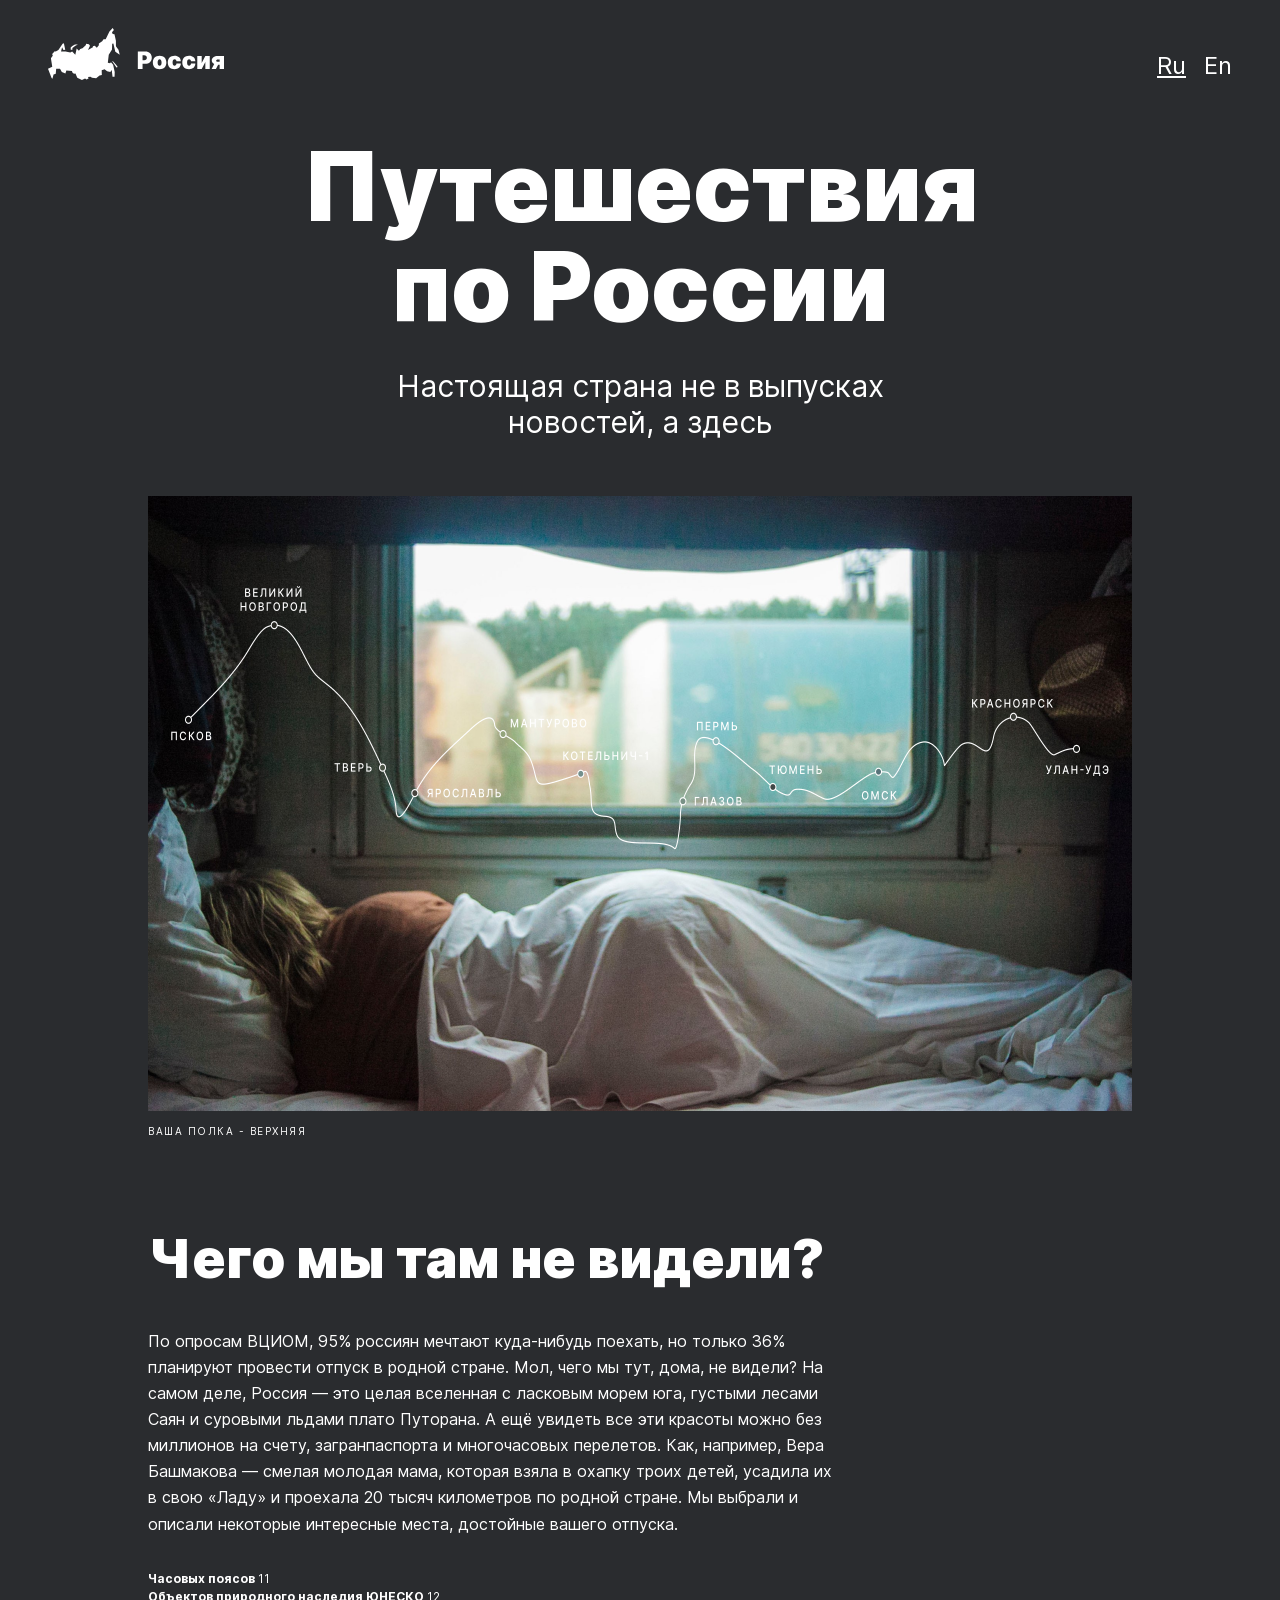
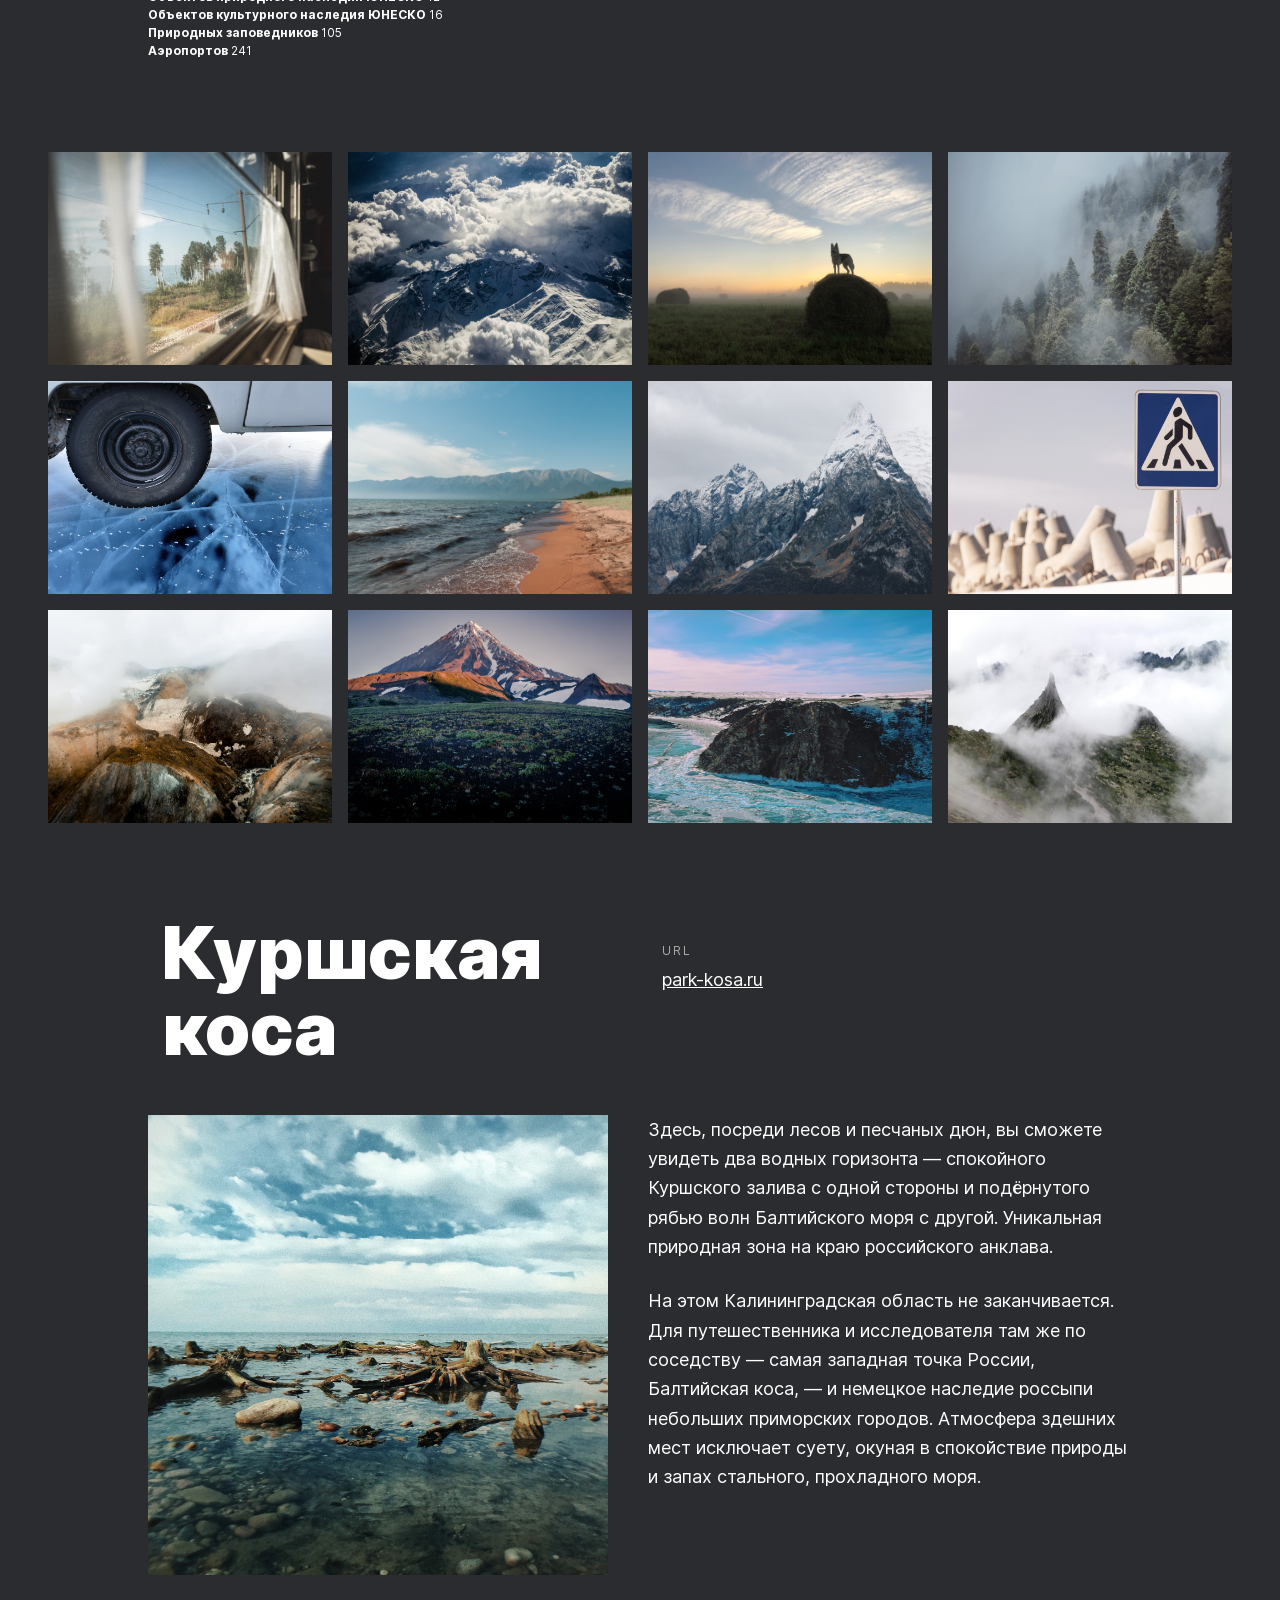
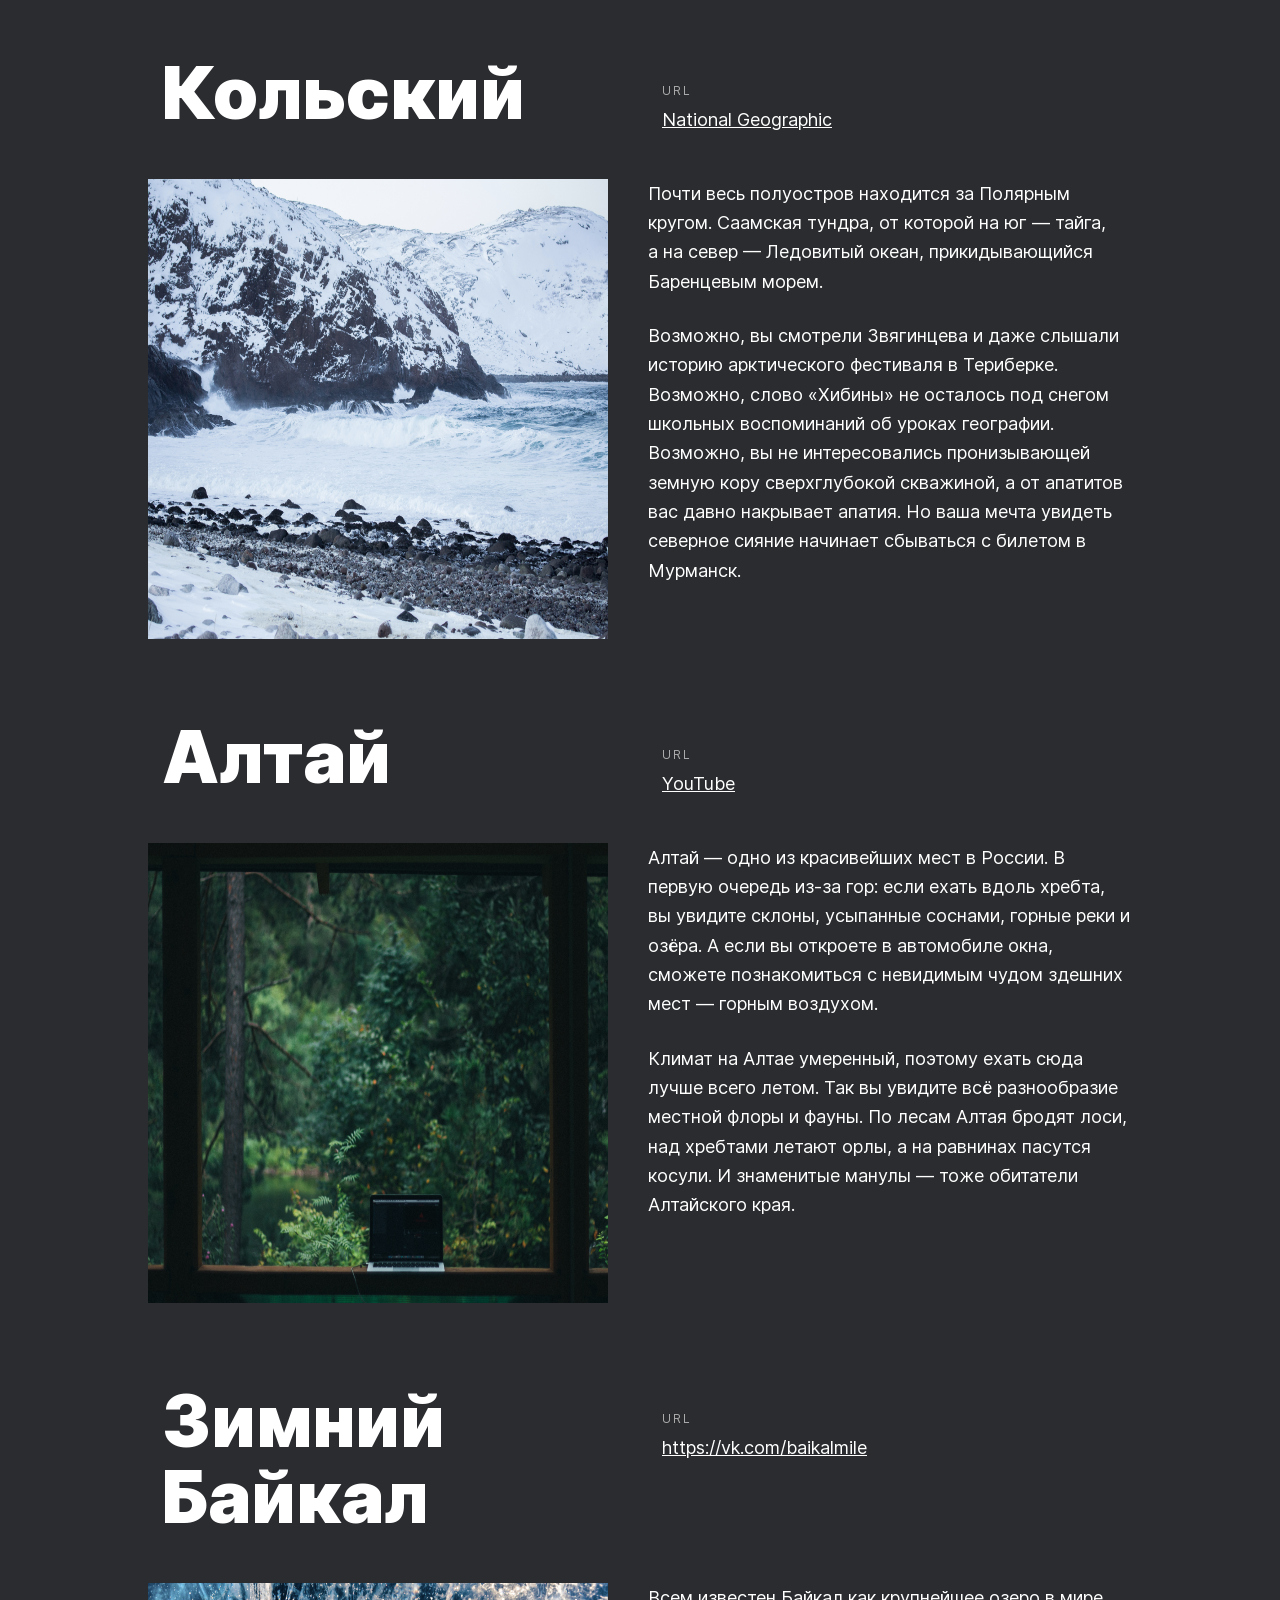
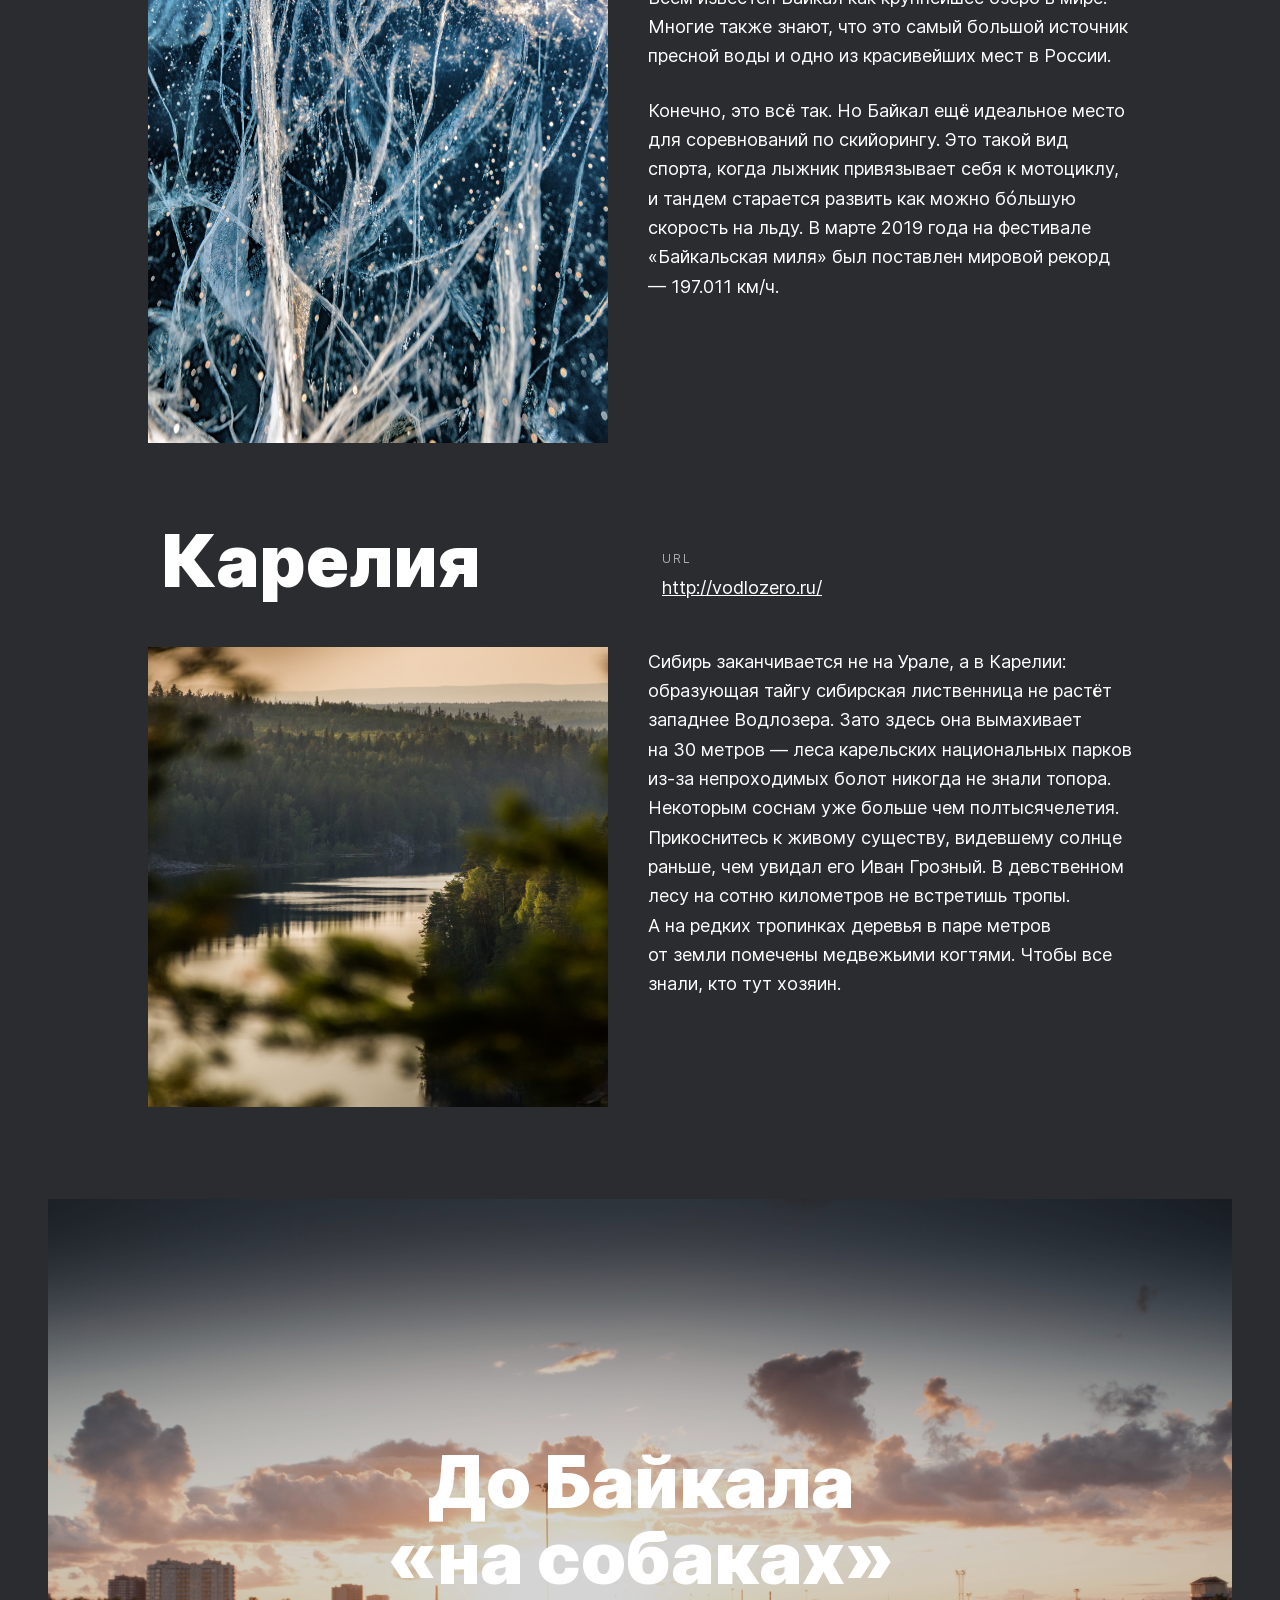
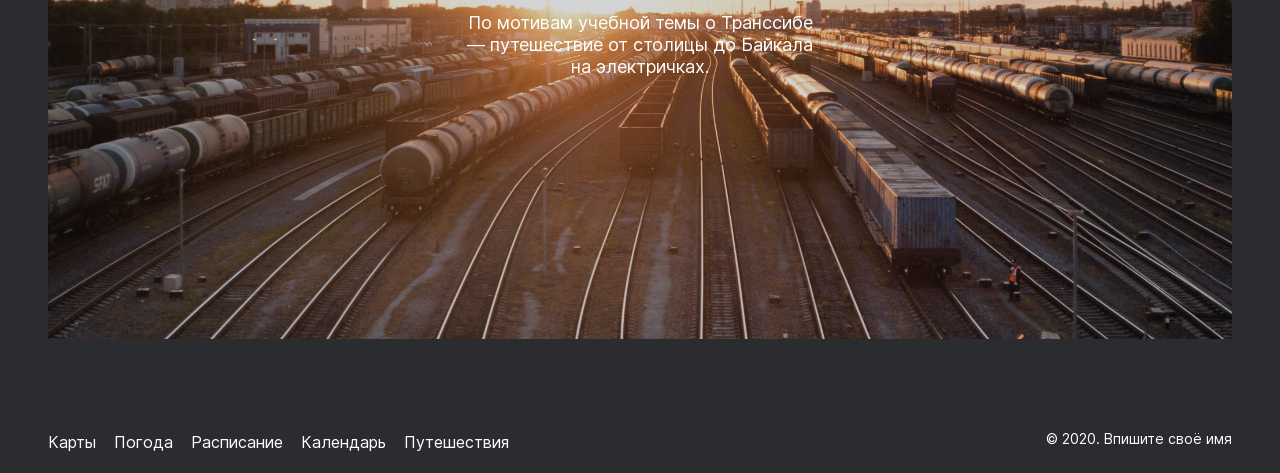
<file: index.html>
<!doctype html>
<html lang="ru">
    <head>
        <meta charset="UTF-8">
        <meta name="viewport"
            content="width=device-width, user-scalable=no, initial-scale=1.0, maximum-scale=1.0, minimum-scale=1.0">
        <meta http-equiv="X-UA-Compatible" content="ie=edge">
        <link rel="stylesheet" href="css/index.css">
        <title>Путешествия по России</title>
    </head>
    <body class="body">
        <div class="body__container">
            <header class="header">
                <div class="logo">
                    <a href="#">
                        <img class="logo" src="./assets/svg/logo.svg" alt="Логотип сайта">
                    </a>
                </div>
                <ul class="header__langs-list">
                    <li><a href="#" class="link link_active link-opacity">Ru</a></li>
                    <li><a href="#" class="link link-opacity">En</a></li>
                </ul>
            </header>
            <main class="main">
                <section class="greetings">
                    <h1 class="greetings__title">Путешествия по России</h1>
                    <p class="greetings__subtitle">Настоящая страна не в выпусках новостей, а здесь</p>
                    <figure class="greetings__figure">
                        <img class="greetings__image" src="./assets/img/image.png" alt="Изображение со спящей в поезде девушкой путешествующей маршрутом Псков -- Улан-удэ">
                        <figcaption class="greetings__figcaption">Ваша полка - верхняя</figcaption>
                    </figure>
                </section>
                <section class="information">
                    <h2 class="information__title">Чего мы там не видели?</h2>
                    <p class="information__paragraph">По опросам ВЦИОМ, 95% россиян мечтают куда-нибудь поехать,
                        но только 36% планируют провести отпуск в родной стране.
                        Мол, чего мы тут, дома, не видели? На самом деле,
                        Россия — это целая вселенная с ласковым морем юга,
                        густыми лесами Саян и суровыми льдами плато Путорана.
                        А ещё увидеть все эти красоты можно без миллионов на счету,
                        загранпаспорта и многочасовых перелетов. Как, например,
                        Вера Башмакова — смелая молодая мама, которая взяла в
                        охапку троих детей, усадила их в свою «Ладу» и проехала
                        20 тысяч километров по родной стране. Мы выбрали и описали
                        некоторые интересные места, достойные вашего отпуска.
                    </p>
                    <ul class="information__list">
                        <li><span class="information__item-accent">Часовых поясов</span> 11</li>
                        <li><span class="information__item-accent">Объектов природного наследия ЮНЕСКО</span> 12</li>
                        <li><span class="information__item-accent">Объектов культурного наследия ЮНЕСКО</span> 16</li>
                        <li><span class="information__item-accent">Природных заповедников</span> 105</li>
                        <li><span class="information__item-accent">Аэропортов</span> 241</li>
                    </ul>
                </section>
                <section class="gallery">
                    <img class="gallery__image" src="./assets/img/image1.png" alt="Изображение с видом из окна поезда">
                    <img class="gallery__image" src="./assets/img/image2.jpg" alt="Изображение с вершинами гор">
                    <img class="gallery__image" src="./assets/img/image3.jpg" alt="Изображение с туманным полем">
                    <img class="gallery__image" src="./assets/img/image4.jpg" alt="Изображение с Сочинскими горами">
                    <img class="gallery__image" src="./assets/img/image5.jpg" alt="Изображение с машиной едущей по Байкалу">
                    <img class="gallery__image" src="./assets/img/image6.jpg" alt="Изображение с летним Байкалом">
                    <img class="gallery__image" src="./assets/img/image7.jpg" alt="Изображение с Эльбрусом">
                    <img class="gallery__image" src="./assets/img/image8.jpg" alt="Изображение со знаком пешеходного перехода">
                    <img class="gallery__image" src="./assets/img/image9.jpg" alt="Изображение с берегами Камчатки">
                    <img class="gallery__image" src="./assets/img/image10.jpg" alt="Изображение с горами Камчатки">
                    <img class="gallery__image" src="./assets/img/image11.jpg" alt="Изображение с отвесными скалами Байкала">
                    <img class="gallery__image" src="./assets/img/image12.jpg" alt="Изображение с Эргаки">
                </section>
                <section class="places">
                    <article class="card">
                        <h3 class="card__title">Куршская коса</h3>
                        <div class="card__url">
                            <p class="card__url-label">URL</p>
                            <a class="link link_active link-opacity" href="http://park-kosa.ru" target="_blank">park-kosa.ru</a>
                        </div>
                        <img class="card__img" src="./assets/img/kurshskaya-kosa.jpg" alt="Изображение Куршской косы">
                        <div>
                            <p class="card__info">
                                Здесь, посреди лесов и песчаных дюн, вы сможете увидеть два водных горизонта — 
                                спокойного Куршского залива с одной стороны и подёрнутого рябью волн 
                             Балтийского моря с другой. Уникальная природная зона на краю российского анклава.
                            </p>
                            <p class="card__info">
                                На этом Калининградская область не заканчивается. Для путешественника и 
                                исследователя там же по соседству — самая западная точка России, 
                                Балтийская коса, — и немецкое наследие россыпи небольших приморских 
                                городов. Атмосфера здешних мест исключает суету, окуная в спокойствие 
                                природы и запах стального, прохладного моря.
                            </p>
                        </div>
                    </article>
                    <article class="card">
                        <h3 class="card__title">Кольский</h3>
                        <div class="card__url">
                            <p class="card__url-label">URL</p>
                            <a class="link link_active link-opacity" href="https://yourshot.nationalgeographic.com/photos/?keywords=kolskiy" target="_blank">National Geographic</a>
                        </div>
                        <img class="card__img" src="./assets/img/kolskiy.jpg" alt="Изображение Кольского полуострова">
                        <div>
                            <p class="card__info">
                                Почти весь полуостров находится за&nbsp;Полярным кругом. Саамская тундра, от&nbsp;которой на&nbsp;юг&nbsp;&mdash;
                                тайга, а&nbsp;на&nbsp;север&nbsp;&mdash; Ледовитый океан, прикидывающийся Баренцевым морем.
                            </p>
                            <p class="card__info">
                                Возможно, вы смотрели Звягинцева и даже слышали историю арктического 
                                фестиваля в Териберке. Возможно, слово «Хибины» не осталось под 
                                снегом школьных воспоминаний об уроках географии. Возможно, вы не 
                                интересовались пронизывающей земную кору сверхглубокой скважиной, а от 
                                апатитов вас давно накрывает апатия. Но ваша мечта увидеть северное сияние 
                                начинает сбываться с билетом в Мурманск.
                            </p>
                        </div>
                    </article>
                    <article class="card">
                        <h3 class="card__title">Алтай</h3>
                        <div class="card__url">
                            <p class="card__url-label">URL</p>
                            <a class="link link_active link-opacity" href="https://www.youtube.com/watch?v=7ZEsoV7kWAQ" target="_blank">YouTube</a>
                        </div>
                        <img class="card__img" src="./assets/img/altai.jpg" alt="Изображение Алтая">
                        <div>
                            <p class="card__info">
                                Алтай — одно из красивейших мест в России. В первую очередь из-за гор: 
                                если ехать вдоль хребта, вы увидите склоны, усыпанные соснами, горные реки и озёра. 
                                А если вы откроете в автомобиле окна, сможете познакомиться с невидимым чудом 
                                здешних мест — горным воздухом.
                            </p>
                            <p class="card__info">
                                Климат на Алтае умеренный, поэтому ехать сюда лучше всего летом. 
                                Так вы увидите всё разнообразие местной флоры и фауны. 
                                По лесам Алтая бродят лоси, над хребтами летают орлы, а на 
                                равнинах пасутся косули. И знаменитые манулы — тоже обитатели 
                                Алтайского края.
                            </p>
                        </div>
                    </article>
                    <article class="card">
                        <h3 class="card__title">Зимний Байкал</h3>
                        <div class="card__url">
                            <p class="card__url-label">URL</p>
                            <a class="link link_active link-opacity" href="https://vk.com/baikalmile" target="_blank">https://vk.com/baikalmile</a>
                        </div>
                        <img class="card__img" src="./assets/img/winter-baikal.jpg" alt="Изображение зимнего Байкала">
                        <div>
                            <p class="card__info">
                                Всем известен Байкал как крупнейшее озеро в мире. Многие также знают, 
                                что это самый большой источник пресной воды и одно из красивейших мест в 
                                России.
                            </p>
                            <p class="card__info">
                                Конечно, это всё так. Но Байкал ещё идеальное место для соревнований по скийорингу. 
                                Это такой вид спорта, когда лыжник привязывает себя к мотоциклу, и тандем старается 
                                развить как можно бóльшую скорость на льду. В марте 2019 года на фестивале 
                                «Байкальская миля» был поставлен мировой рекорд — 197.011 км/ч.
                            </p>
                        </div>
                    </article>
                    <article class="card">
                        <h3 class="card__title">Карелия</h3>
                        <div class="card__url">
                            <p class="card__url-label">URL</p>
                            <a class="link link_active link-opacity" href="http://vodlozero.ru" target="_blank">http://vodlozero.ru/</a>
                        </div>
                        <img class="card__img" src="./assets/img/carelia.jpg" alt="Изображение Карелии">
                        <div>
                            <p class="card__info">
                                Сибирь заканчивается не&nbsp;на&nbsp;Урале, а&nbsp;в&nbsp;Карелии: образующая тайгу сибирская лиственница не&nbsp;растёт западнее Водлозера. Зато здесь она вымахивает на&nbsp;30&nbsp;метров&nbsp;&mdash; леса карельских национальных парков из-за непроходимых болот никогда не&nbsp;знали топора. Некоторым соснам уже больше чем полтысячелетия. Прикоснитесь к&nbsp;живому существу, видевшему солнце раньше, чем увидал его Иван Грозный.
                                В&nbsp;девственном лесу на&nbsp;сотню километров не&nbsp;встретишь тропы. А&nbsp;на&nbsp;редких тропинках деревья
                                в&nbsp;паре метров от&nbsp;земли помечены медвежьими когтями. Чтобы все знали, кто тут хозяин.
                            </p>
                        </div>
                    </article>
                </section>
                <section class="advert">
                    <a class="link advert__link" href="https://stampsy.com/na-elektrichkakh-do-baikala" target="_blank">
                        <h2 class="advert__title">До Байкала «на собаках»</h2>
                        <p class="advert__subtitle">По мотивам учебной темы о Транссибе — путешествие от столицы до Байкала на электричках.</p>
                    </a>
                </section>
            </main>
            <footer class="footer">
                <ul class="footer__nav">
                    <li><a class="link footer__link link-opacity" href="https://yandex.ru/maps" target="_blank">Карты</a></li>
                    <li><a class="link footer__link link-opacity" href="https://yandex.ru/pogoda" target="_blank">Погода</a></li>
                    <li><a class="link footer__link link-opacity" href="https://rasp.yandex.ru" target="_blank">Расписание</a></li>
                    <li><a class="link footer__link link-opacity" href="https://calendar.yandex.ru" target="_blank">Календарь</a></li>
                    <li><a class="link footer__link link-opacity" href="https://travel.yandex.ru" target="_blank">Путешествия</a></li>
                </ul>
                <p class="footer__copyright">© 2020. Впишите своё имя</p>
            </footer>
        </div>
    </body>
</html>
</file>
<file: css/index.css>
@import "./normalize.css";
@import "./fonts/fonts.css";
@import "./blocks/link-opacity/link-opacity.css";
@import "./blocks/body/body.css";
@import "./blocks/body/__container/body__container.css";
@import "./blocks/header/header.css";
@import "./blocks/logo/logo.css";
@import "./blocks/header/__langs/header__langs.css";
@import "./blocks/header/__langs/header__langs.css";
@import "./blocks/header/__langs/header__langs-list.css";
@import "./blocks/link/link.css";
@import "./blocks/link/link_active.css";
@import "./blocks/main/main.css";
@import "./blocks/greetings/greetings.css";
@import "./blocks/greetings/__title/greetings__title.css";
@import "./blocks/information/__title/information__title.css";
@import "./blocks/greetings/__subtitle/greetings__subtitle.css";
@import "./blocks/greetings/__figure/greetings__figure.css";
@import "./blocks/greetings/__image/greetings__image.css";
@import "./blocks/greetings/__figcaption/greetings__figcaption.css";
@import "./blocks/information/information.css";
@import "./blocks/information/__paragraph/information__paragraph.css";
@import "./blocks/information/__list/information__list.css";
@import "./blocks/information/__item-accent/information__item-accent.css";
@import "./blocks/gallery/gallery.css";
@import "./blocks/gallery/__image/gallery__image.css";
@import "./blocks/places/places.css";
@import "./blocks/card/card.css";
@import "./blocks/card/__title/card__title.css";
@import "./blocks/card/__url/card__url.css";
@import "./blocks/card/__img/card__img.css";
@import "./blocks/card/__info/card__info.css";
@import "./blocks/card/__url-label/card__url-label.css";
@import "./blocks/advert/advert.css";
@import "./blocks/advert/__title/advert__title.css";
@import "./blocks/advert/__subtitle/advert__subtitle.css";
@import "./blocks/advert/__link/advert__link.css";
@import "./blocks/footer/footer.css";
@import "./blocks/footer/__nav/footer__nav.css";
@import "./blocks/footer/__link/footer__link.css";
@import "./blocks/footer/__copyright/footer__copyright.css";
</file>
